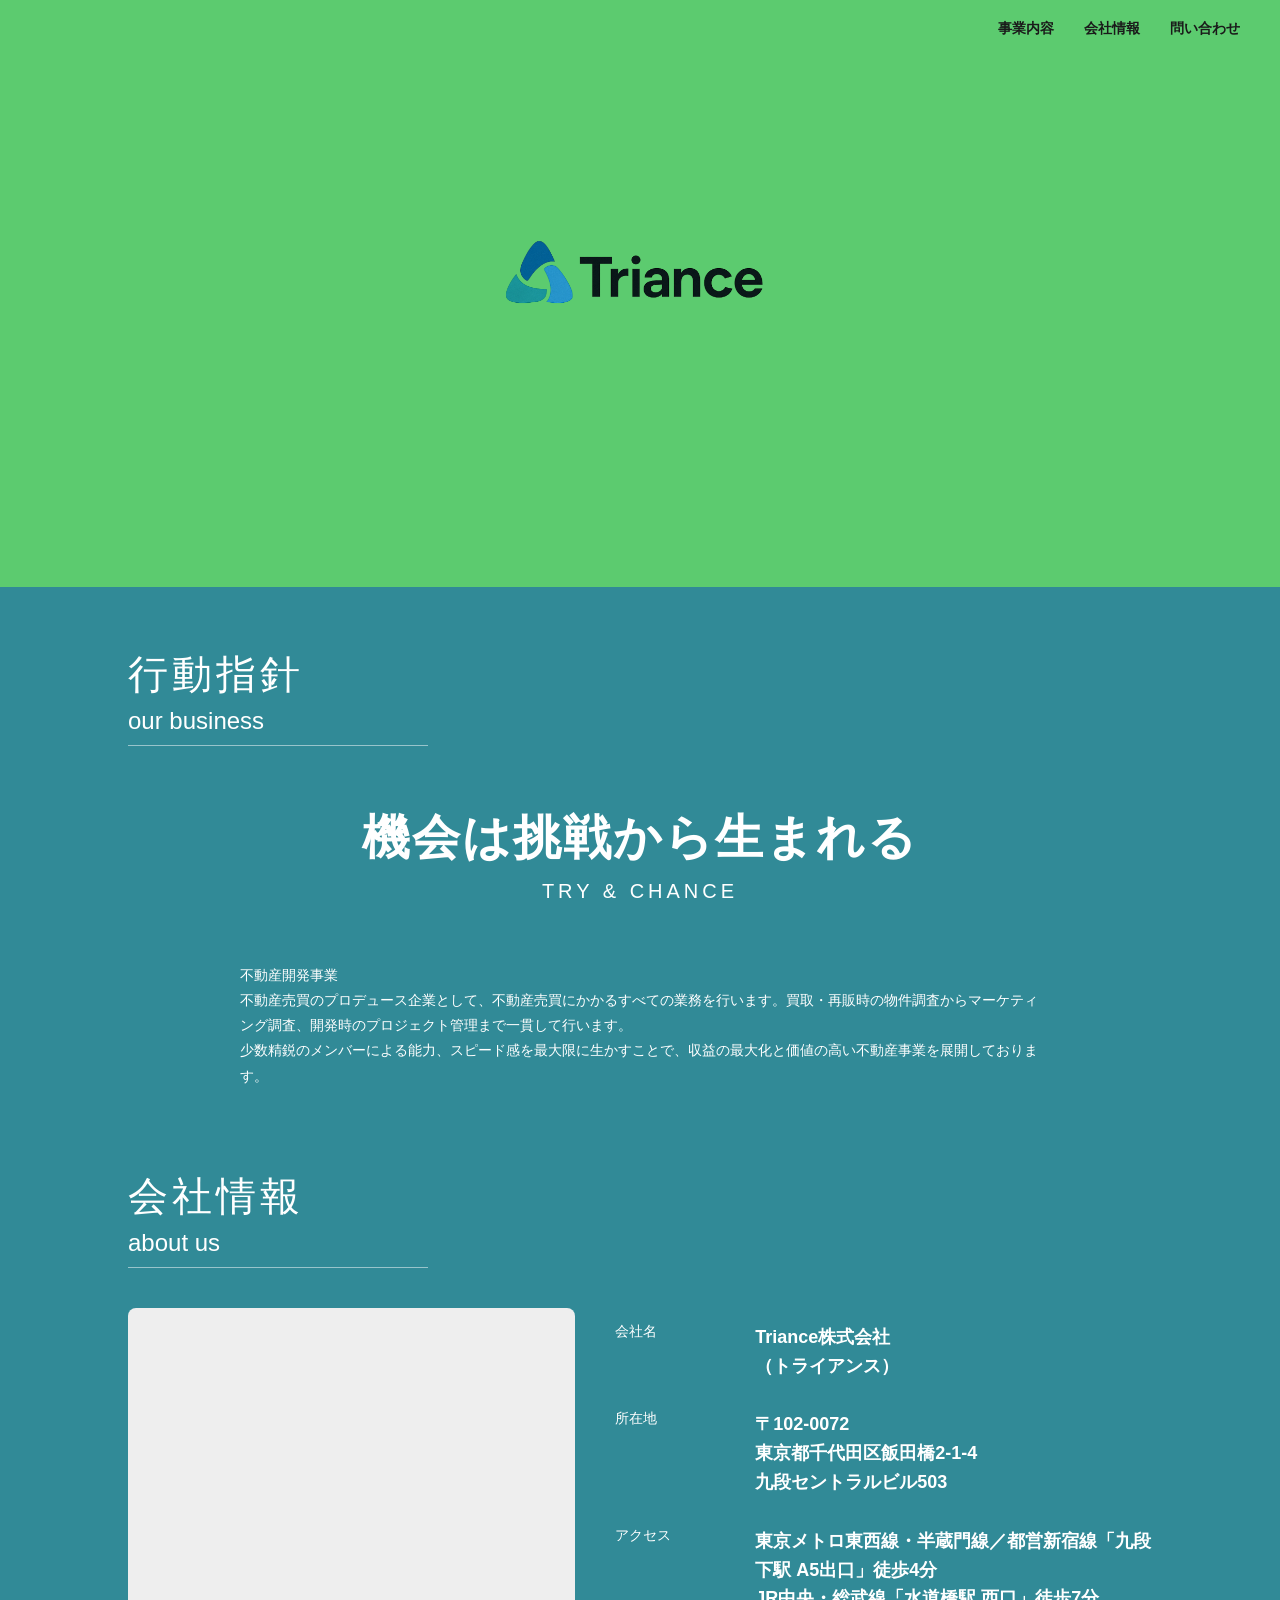
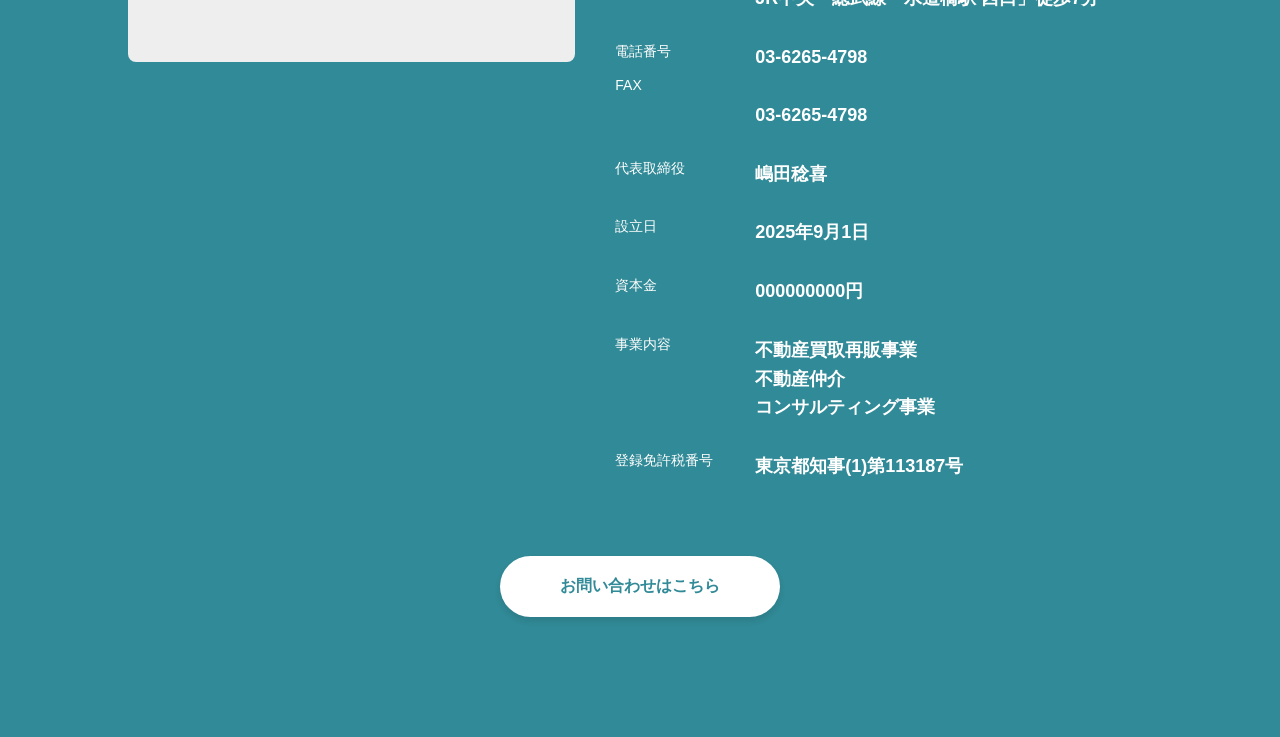
<file: index.html>
<!DOCTYPE html>
<html lang="ja">
<head>
    <meta charset="UTF-8">
    <meta name="viewport" content="width=device-width, initial-scale=1.0">
    <title>Triance株式会社</title>
    <link rel="stylesheet" href="style.css">
</head>
<body>

    <header class="hero">
        <ul class="nav-menu">
            <li><a href="#business">事業内容</a></li>
            <li><a href="#about">会社情報</a></li>
            <li><a href="#contact">問い合わせ</a></li>
        </ul>
        <div class="logo-area">
            <h1 style="margin: 0;">
                <img src="Trianceロゴ_背景透過.png" alt="" class="logo-img">
            </h1>
        </div>
    </header>

    <main class="main-content">
        
        <section id="business" class="business-section">
            <div class="section-header">
                <h2>行動指針</h2>
                <p>our business</p>
            </div>
            
            <div class="catchphrase-area">
                <h3 class="catchphrase">機会は挑戦から生まれる</h3>
                <p class="sub-catchphrase">TRY & CHANCE</p>
            </div>
            
            <p class="description">
                不動産開発事業<br>
                不動産売買のプロデュース企業として、不動産売買にかかるすべての業務を行います。買取・再販時の物件調査からマーケティング調査、開発時のプロジェクト管理まで一貫して行います。<br>
                少数精鋭のメンバーによる能力、スピード感を最大限に生かすことで、収益の最大化と価値の高い不動産事業を展開しております。
            </p>
        </section>

        <section id="about" class="about-section">
            <div class="section-header">
                <h2>会社情報</h2>
                <p>about us</p>
            </div>

            <div class="about-container">
                <div class="map-area">
                    <iframe src="https://maps.google.com/maps?q=東京都千代田区飯田橋2-1-4&output=embed" allowfullscreen="" loading="lazy" referrerpolicy="no-referrer-when-downgrade"></iframe>
                </div>

                <div class="info-area">
                    <table class="info-table">
                        <tr>
                            <th>会社名</th>
                            <td>Triance株式会社<br>（トライアンス）</td>
                        </tr>
                        <tr>
                            <th>所在地</th>
                            <td>〒102-0072<br>東京都千代田区飯田橋2-1-4<br>九段セントラルビル503</td>
                        </tr>
                        <tr>
                            <th>アクセス</th>
                            <td>東京メトロ東西線・半蔵門線／都営新宿線「九段下駅 A5出口」徒歩4分
                            <br>JR中央・総武線「水道橋駅 西口」徒歩7分</td>
                        </tr>
                        <tr>
                            <th>電話番号<br><br>FAX</th>
                            <td>03-6265-4798<br><br>03-6265-4798</td>
                        </tr>
                        <tr>
                            <th>代表取締役</th>
                            <td>嶋田稔喜</td>
                        </tr>
                        <tr>
                            <th>設立日</th>
                            <td>2025年9月1日</td>
                        </tr>
                        <tr>
                            <th>資本金</th>
                            <td>000000000円</td>
                        </tr>
                        <tr>
                            <th>事業内容</th>
                            <td>不動産買取再販事業<br>不動産仲介<br>コンサルティング事業</td>
                        </tr>
                        <tr>
                            <th>登録免許税番号</th>
                            <td>東京都知事(1)第113187号</td>
                        </tr>
                    </table>
                </div>
            </div>
        </section>

        <div id="contact" class="contact-btn-area">
            <a href="contact.html" class="contact-btn">お問い合わせはこちら</a>
        </div>

    </main>

</body>
</html>
</file>
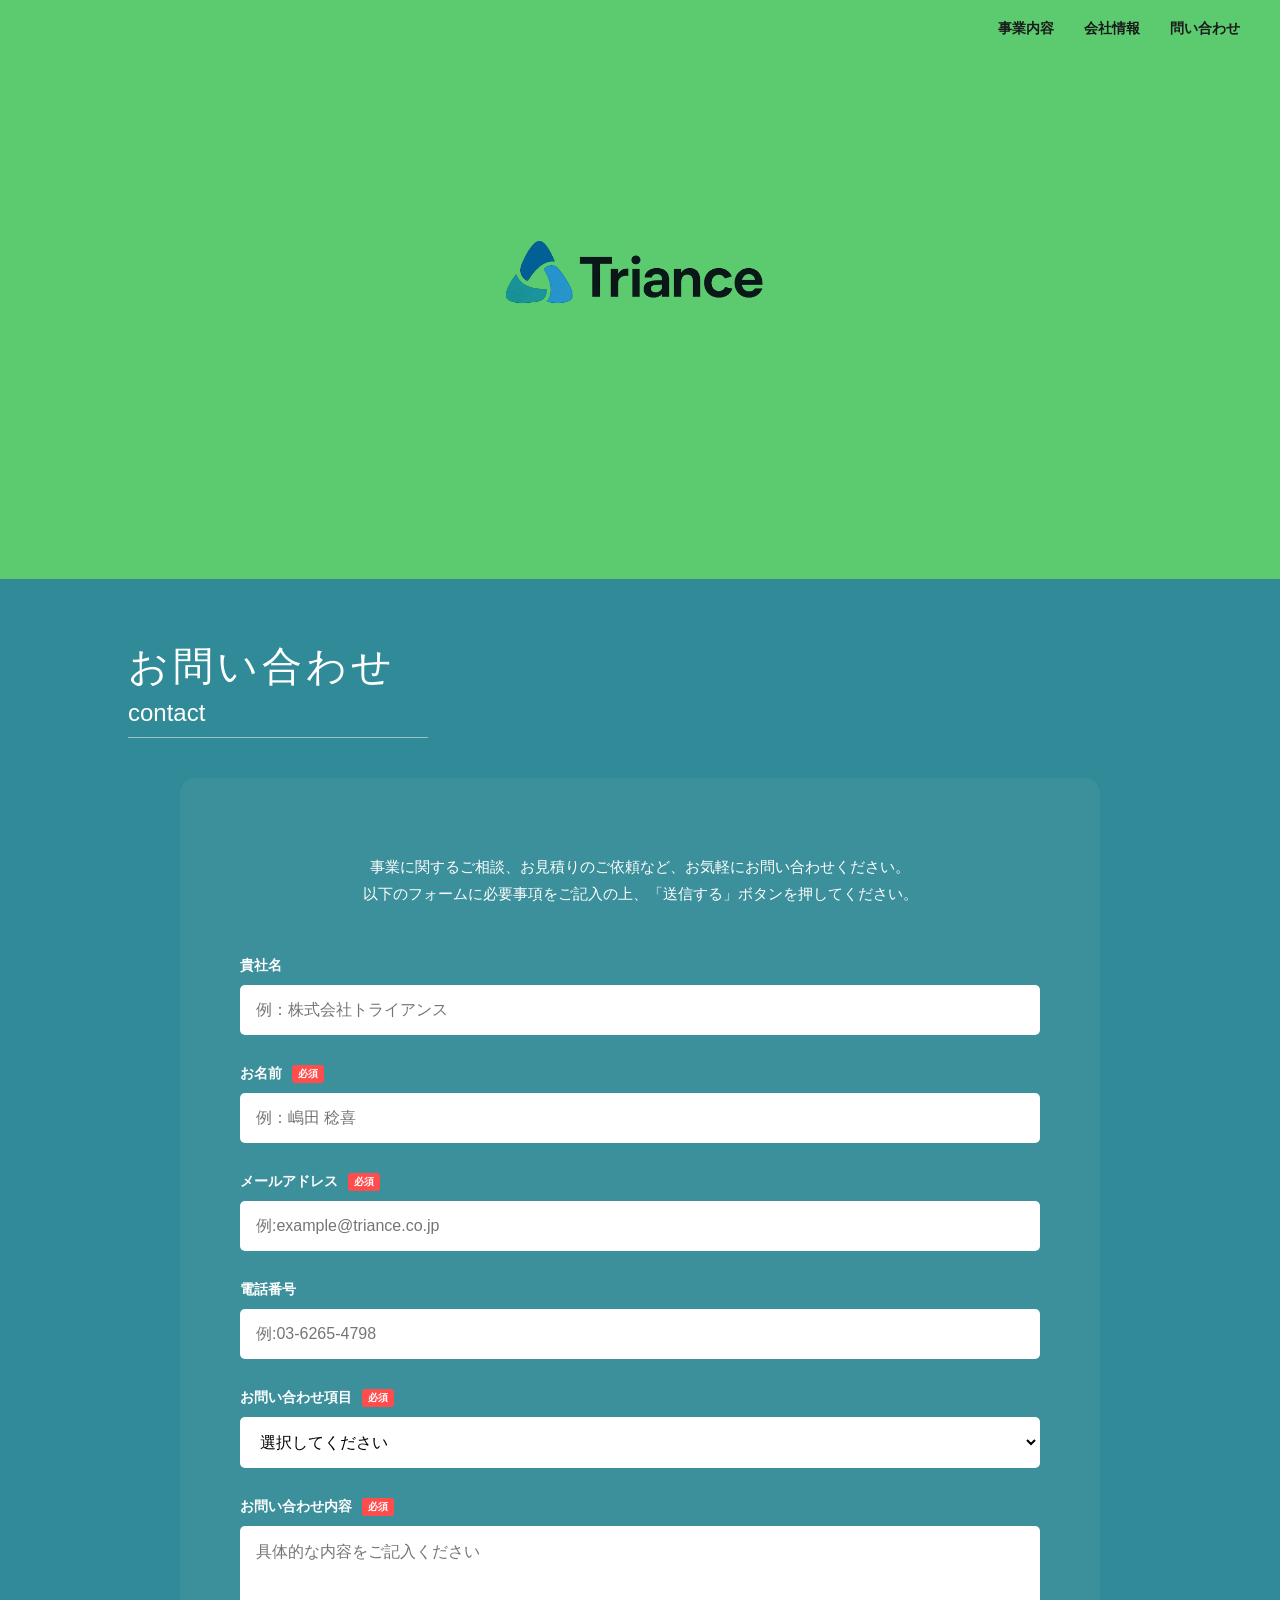
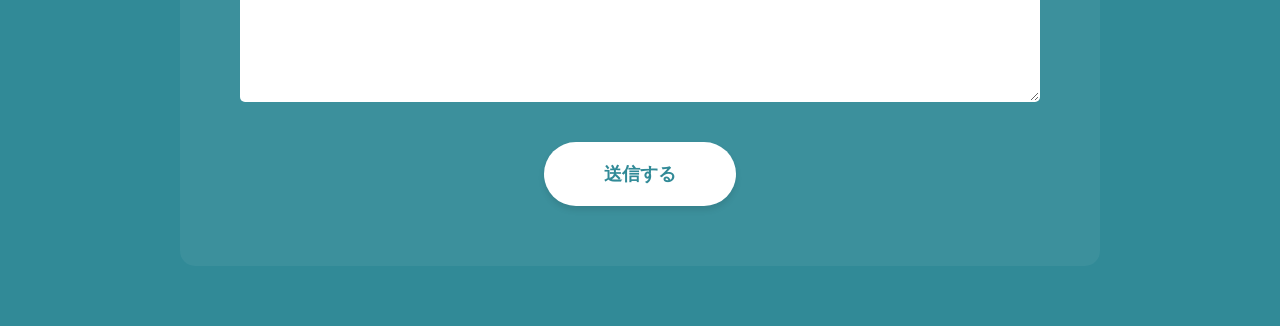
<file: contact.html>
<!DOCTYPE html>
<html lang="ja">
<head>
    <meta charset="UTF-8">
    <meta name="viewport" content="width=device-width, initial-scale=1.0">
    <title>お問い合わせ | Triance株式会社</title>
    <link rel="stylesheet" href="style.css">
</head>
<body>

    <header class="hero">
        <ul class="nav-menu">
            <li><a href="index.html#business">事業内容</a></li>
            <li><a href="index.html#about">会社情報</a></li>
            <li><a href="contact.html">問い合わせ</a></li>
        </ul>
        <div class="logo-area">
            <a href="index.html" class="logo-link">
                <img src="Trianceロゴ_背景透過.png" alt="" class="logo-img">
            </a>
        </div>
    </header>

    <main class="main-content">
        <section class="contact-form-section">
            <div class="section-header">
                <h2>お問い合わせ</h2>
                <p>contact</p>
            </div>

            <div class="form-container">
                <p class="form-intro">
                    事業に関するご相談、お見積りのご依頼など、お気軽にお問い合わせください。<br>
                    以下のフォームに必要事項をご記入の上、「送信する」ボタンを押してください。
                </p>

                <form action="https://formspree.io/f/xrejrbjq" method="post">
                    <div class="form-group">
                        <label for="company">貴社名</label>
                        <input type="text" id="company" name="company" placeholder="例：株式会社トライアンス">
                    </div>

                    <div class="form-group required">
                        <label for="name">お名前</label>
                        <input type="text" id="name" name="name" placeholder="例：嶋田 稔喜" required>
                    </div>

                    <div class="form-group required">
                        <label for="email">メールアドレス</label>
                        <input type="email" id="email" name="email" placeholder="例:example@triance.co.jp" required>
                    </div>

                    <div class="form-group">
                        <label for="tel">電話番号</label>
                        <input type="tel" id="tel" name="tel" placeholder="例:03-6265-4798">
                    </div>

                    <div class="form-group required">
                        <label for="category">お問い合わせ項目</label>
                        <select id="category" name="category" required>
                            <option value="" disabled selected>選択してください</option>
                            <option value="business">不動産売買・開発について</option>
                            <option value="consulting">コンサルティングについて</option>
                            <option value="other">その他</option>
                        </select>
                    </div>

                    <div class="form-group required">
                        <label for="message">お問い合わせ内容</label>
                        <textarea id="message" name="message" rows="8" placeholder="具体的な内容をご記入ください" required></textarea>
                    </div>

                    <div class="form-submit">
                        <button type="submit" class="contact-btn">送信する</button>
                    </div>
                </form>
            </div>
        </section>
    </main>

</body>
</html>
</file>
<file: style.css>
/* 基本設定 */
:root {
    --light-green: #5ccb6f; /* 上部の明るい緑 */
    --teal: #318a97;        /* 下部のブルーグリーン */
    --text-white: #ffffff;
    --text-black: #1a1a1a;
}

body {
    margin: 0;
    padding: 0;
    font-family: "Helvetica Neue", Arial, "Hiragino Kaku Gothic ProN", "Hiragino Sans", Meiryo, sans-serif;
    color: var(--text-white);
}

a {
    text-decoration: none;
    color: inherit;
}

/* ヒーローセクション（上部の緑の部分） */
.hero {
    background-color: var(--light-green);
    color: var(--text-black);
    padding: 20px 40px 100px;
    text-align: center;
}

.nav-menu {
    display: flex;
    justify-content: flex-end;
    gap: 30px;
    list-style: none;
    margin: 0 0 80px 0;
    padding: 0;
    font-weight: bold;
    font-size: 14px;
}

.logo-area {
    display: flex;
    align-items: center;       /* 縦方向の中央に配置します */
    justify-content: center;   /* 横方向の中央に配置します */
    padding: 80px 0;           /* ★上下に80pxの空間（余白）を作って縦に広くします */
    margin-bottom: 40px;       /* 下のコンテンツとの距離 */
}

/* （参考：すでに追記していただいた画像サイズの指定はそのまま残しておいてください） */
.logo-img {
    width: 350px;
    max-width: 100%;
    height: auto;
    object-fit: contain;
}

/* スマホ表示の時のロゴサイズ調整 */
@media (max-width: 768px) {
    .logo-img {
        width: 250px;
    }
}

/* メインコンテンツ（下部のブルーグリーンの部分） */
.main-content {
    background-color: var(--teal);
    padding: 60px 10%;
}

/* セクション見出しの共通スタイル */
.section-header {
    margin-bottom: 40px;
}

.section-header h2 {
    font-size: 40px;
    font-weight: normal;
    margin: 0;
    letter-spacing: 4px;
}

.section-header p {
    font-size: 24px;
    margin: 5px 0 0 0;
    padding-bottom: 10px;
    border-bottom: 1px solid rgba(255, 255, 255, 0.5);
    display: inline-block;
    width: 300px;
}

/* 行動指針セクション */
.business-section {
    margin-bottom: 80px;
}

.catchphrase-area {
    text-align: center;
    margin: 60px 0;
}

.catchphrase {
    font-size: 48px;
    font-weight: 900;
    margin: 0 0 10px 0;
    letter-spacing: 2px;
}

.sub-catchphrase {
    font-size: 20px;
    letter-spacing: 4px;
    margin: 0;
}

.description {
    max-width: 800px;
    margin: 0 auto;
    line-height: 1.8;
    font-size: 14px;
}

/* 会社情報セクション */
.about-section {
    margin-bottom: 60px;
}

.about-container {
    display: flex;
    gap: 40px;
    margin-top: 40px;
    align-items: flex-start;
}

.map-area {
    flex: 1;
    background-color: #eee;
    min-height: 350px;
    border-radius: 8px;
    overflow: hidden;
}

.map-area iframe {
    width: 100%;
    height: 350px;
    border: none;
}

.info-area {
    flex: 1.2;
}

.info-table {
    width: 100%;
    border-collapse: collapse;
}

.info-table th {
    text-align: left;
    font-weight: normal;
    font-size: 14px;
    padding: 15px 20px 15px 0;
    vertical-align: top;
    width: 120px;
    white-space: nowrap;
}

.info-table td {
    font-size: 18px;
    font-weight: bold;
    padding: 15px 0;
    line-height: 1.6;
}

.info-table td.normal-weight {
    font-weight: normal;
}

/* お問い合わせボタン */
.contact-btn-area {
    text-align: center;
    margin-top: 60px;
    padding-bottom: 60px;
}

.contact-btn {
    display: inline-block;
    background-color: var(--text-white);
    color: var(--teal);
    font-weight: bold;
    font-size: 16px;
    padding: 20px 60px;
    border-radius: 50px;
    box-shadow: 0 4px 6px rgba(0,0,0,0.1);
    transition: all 0.3s ease;
}

.contact-btn:hover {
    opacity: 0.9;
    transform: translateY(-2px);
    box-shadow: 0 6px 12px rgba(0,0,0,0.15);
}

/* レスポンシブ対応（スマホ表示用） */
@media (max-width: 768px) {
    .about-container {
        flex-direction: column;
    }
    .catchphrase {
        font-size: 32px;
    }
    .nav-menu {
        justify-content: center;
        gap: 15px;
    }
}

/* --- お問い合わせページ用の追加スタイル --- */

.logo-link {
    display: flex;
    align-items: center;
    gap: 15px;
}

.form-container {
    background-color: rgba(255, 255, 255, 0.05);
    padding: 60px;
    border-radius: 15px;
    max-width: 800px;
    margin: 0 auto;
}

.form-intro {
    text-align: center;
    line-height: 1.8;
    margin-bottom: 50px;
    font-size: 15px;
}

.form-group {
    margin-bottom: 30px;
    display: flex;
    flex-direction: column;
}

.form-group label {
    font-size: 14px;
    font-weight: bold;
    margin-bottom: 10px;
    display: flex;
    align-items: center;
}

/* 必須項目のラベルに「必須」マークをつける */
.form-group.required label::after {
    content: "必須";
    background-color: #ff4d4d;
    color: white;
    font-size: 10px;
    padding: 2px 6px;
    border-radius: 3px;
    margin-left: 10px;
}

.form-group input,
.form-group select,
.form-group textarea {
    background-color: white;
    border: 1px solid transparent;
    border-radius: 5px;
    padding: 15px;
    font-size: 16px;
    font-family: inherit;
}

.form-group input:focus,
.form-group select:focus,
.form-group textarea:focus {
    outline: none;
    border-color: var(--light-green);
    box-shadow: 0 0 0 3px rgba(92, 203, 111, 0.2);
}

.form-submit {
    text-align: center;
    margin-top: 40px;
}

.form-submit .contact-btn {
    border: none;
    cursor: pointer;
    font-size: 18px;
}

/* スマホ表示の調整 */
@media (max-width: 768px) {
    .form-container {
        padding: 30px 20px;
    }
}
</file>
